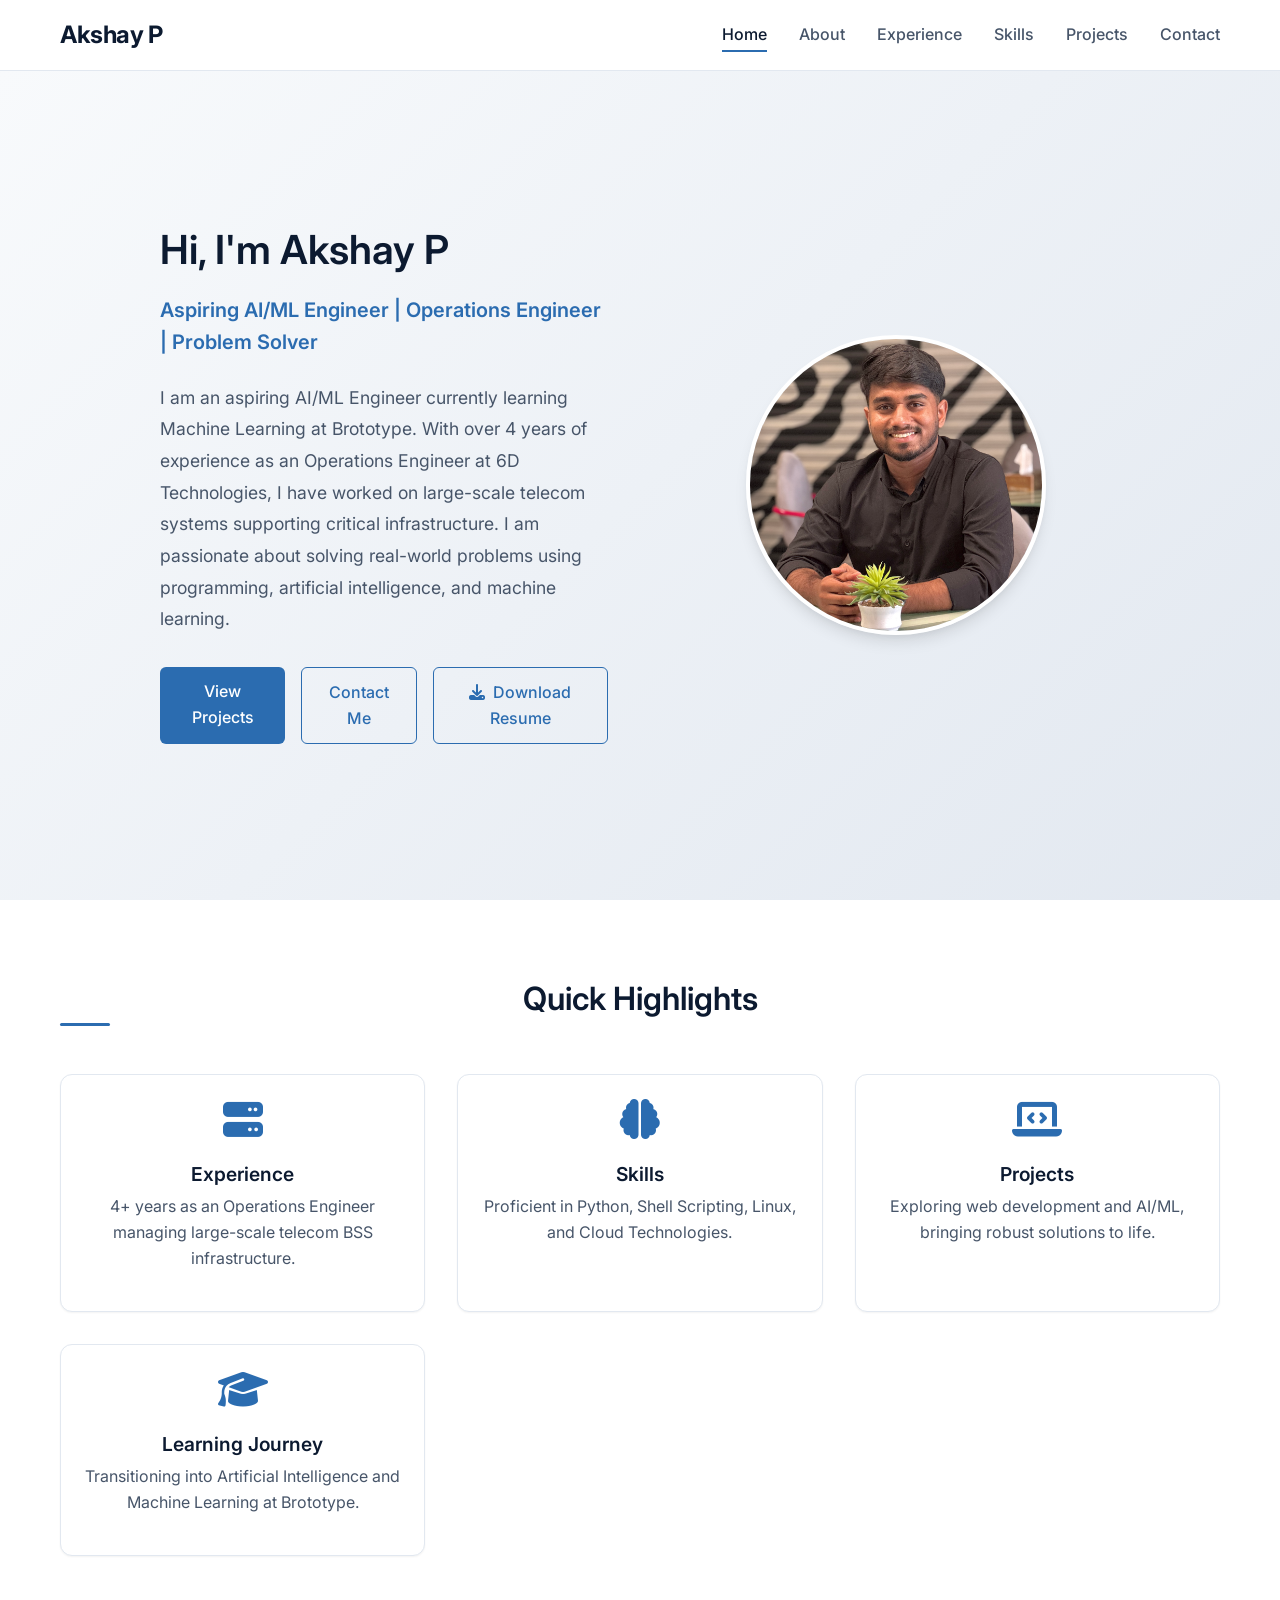
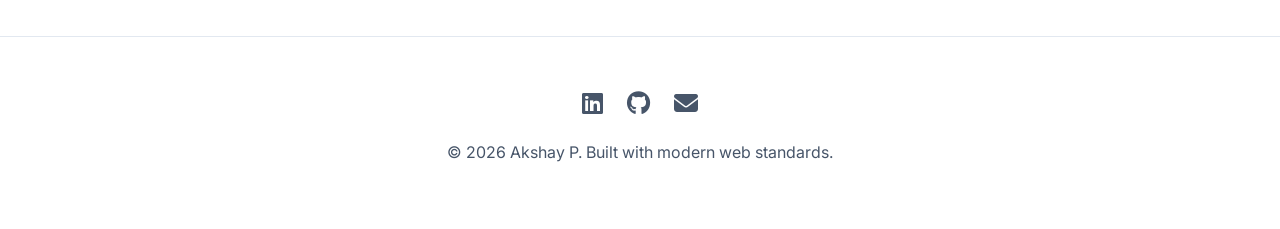
<file: Portfolio_website/index.html>
<!DOCTYPE html>
<html lang="en">

<head>
  <meta charset="UTF-8">
  <meta name="viewport" content="width=device-width, initial-scale=1.0">
  <title>Akshay P | AI/ML Engineer</title>
  <meta name="description" content="Portfolio of Akshay P, Aspiring AI/ML Engineer and Operations Engineer.">
  <link rel="stylesheet" href="assets/css/style.css">
  <link rel="stylesheet" href="https://cdnjs.cloudflare.com/ajax/libs/font-awesome/6.4.0/css/all.min.css">
  <style>
    /* Home Page Specific Styles */
    .hero {
      min-height: calc(100vh - 70px);
      display: flex;
      align-items: center;
      justify-content: center;
      padding: 2rem 0;
      background: linear-gradient(135deg, #f8fafc 0%, #e2e8f0 100%);
    }

    .hero-container {
      display: flex;
      align-items: center;
      gap: 4rem;
      max-width: 1000px;
    }

    .hero-content {
      flex: 1;
    }

    .hero-image-container {
      flex: 1;
      display: flex;
      justify-content: center;
    }

    .hero-image {
      width: 300px;
      height: 300px;
      border-radius: 50%;
      object-fit: cover;
      box-shadow: var(--shadow-lg);
      border: 4px solid #fff;
    }

    .hero-subtitle {
      font-size: 1.25rem;
      color: var(--accent-color);
      font-weight: 600;
      margin-bottom: 1.5rem;
    }

    .hero-text {
      font-size: 1.1rem;
      color: var(--text-secondary);
      line-height: 1.8;
      margin-bottom: 2rem;
    }

    .btn-group {
      display: flex;
      gap: 1rem;
      margin-top: 2rem;
    }

    .highlights {
      background-color: #fff;
      padding: 5rem 0;
    }

    .highlight-icon {
      font-size: 2.5rem;
      color: var(--accent-color);
      margin-bottom: 1.5rem;
    }

    @media (max-width: 900px) {
      .hero-container {
        flex-direction: column-reverse;
        text-align: center;
        gap: 2rem;
      }

      .btn-group {
        justify-content: center;
        flex-wrap: wrap;
      }
    }
  </style>
</head>

<body>

  <!-- Navigation -->
  <nav class="navbar">
    <div class="container nav-container">
      <a href="index.html" class="logo">Akshay P</a>
      <div class="hamburger">
        <span></span>
        <span></span>
        <span></span>
      </div>
      <ul class="nav-menu">
        <li><a href="index.html" class="nav-link">Home</a></li>
        <li><a href="about.html" class="nav-link">About</a></li>
        <li><a href="experience.html" class="nav-link">Experience</a></li>
        <li><a href="skills.html" class="nav-link">Skills</a></li>
        <li><a href="projects.html" class="nav-link">Projects</a></li>
        <li><a href="contact.html" class="nav-link">Contact</a></li>
      </ul>
    </div>
  </nav>

  <!-- Hero Section -->
  <section class="hero">
    <div class="container hero-container fade-in">
      <div class="hero-content">
        <h1>Hi, I'm Akshay P</h1>
        <div class="hero-subtitle">Aspiring AI/ML Engineer | Operations Engineer | Problem Solver</div>
        <p class="hero-text">
          I am an aspiring AI/ML Engineer currently learning Machine Learning at Brototype. With over 4 years of
          experience as an Operations Engineer at 6D Technologies, I have worked on large-scale telecom systems
          supporting critical infrastructure. I am passionate about solving real-world problems using programming,
          artificial intelligence, and machine learning.
        </p>
        <div class="btn-group">
          <a href="projects.html" class="btn btn-primary">View Projects</a>
          <a href="contact.html" class="btn btn-secondary">Contact Me</a>
          <a href="https://docs.google.com/document/d/1Ic0UCB2RdyCVwe9C10wcypvzo18QJWpw/edit?usp=drive_link&ouid=106035150962285005236&rtpof=true&sd=true" target="_blank" class="btn btn-secondary"><i class="fas fa-download" style="margin-right: 8px;"></i>Download
            Resume</a>
        </div>
      </div>
      <div class="hero-image-container fade-in">
        <img src="assets/images/profile.jpeg" alt="Akshay P" class="hero-image">
      </div>
    </div>
  </section>

  <!-- Highlights Section -->
  <section class="highlights">
    <div class="container">
      <h2 class="text-center fade-in">Quick Highlights</h2>
      <div class="grid grid-2 mt-3 p-0">
        <!-- Experience Card -->
        <a href="experience.html" class="card text-center fade-in">
          <i class="fas fa-server highlight-icon"></i>
          <h3 class="card-title">Experience</h3>
          <p>4+ years as an Operations Engineer managing large-scale telecom BSS infrastructure.</p>
        </a>

        <!-- Skills Card -->
        <a href="skills.html" class="card text-center fade-in">
          <i class="fas fa-brain highlight-icon"></i>
          <h3 class="card-title">Skills</h3>
          <p>Proficient in Python, Shell Scripting, Linux, and Cloud Technologies.</p>
        </a>

        <!-- Projects Card -->
        <a href="projects.html" class="card text-center fade-in">
          <i class="fas fa-laptop-code highlight-icon"></i>
          <h3 class="card-title">Projects</h3>
          <p>Exploring web development and AI/ML, bringing robust solutions to life.</p>
        </a>

        <!-- Learning Journey Card -->
        <a href="about.html" class="card text-center fade-in">
          <i class="fas fa-graduation-cap highlight-icon"></i>
          <h3 class="card-title">Learning Journey</h3>
          <p>Transitioning into Artificial Intelligence and Machine Learning at Brototype.</p>
        </a>
      </div>
    </div>
  </section>

  <!-- Footer -->
  <footer>
    <div class="container footer-content">
      <div class="social-links">
        <a href="https://www.linkedin.com/in/akshaypramodp" target="_blank" aria-label="LinkedIn"><i
            class="fab fa-linkedin"></i></a>
        <a href="https://github.com/akshaypramodp" target="_blank" aria-label="GitHub"><i class="fab fa-github"></i></a>
        <a href="mailto:akshaypramod107@gmail.com" aria-label="Email"><i class="fas fa-envelope"></i></a>
      </div>
      <p>&copy; 2026 Akshay P. Built with modern web standards.</p>
    </div>
  </footer>

  <script src="assets/js/main.js"></script>
</body>

</html>
</file>
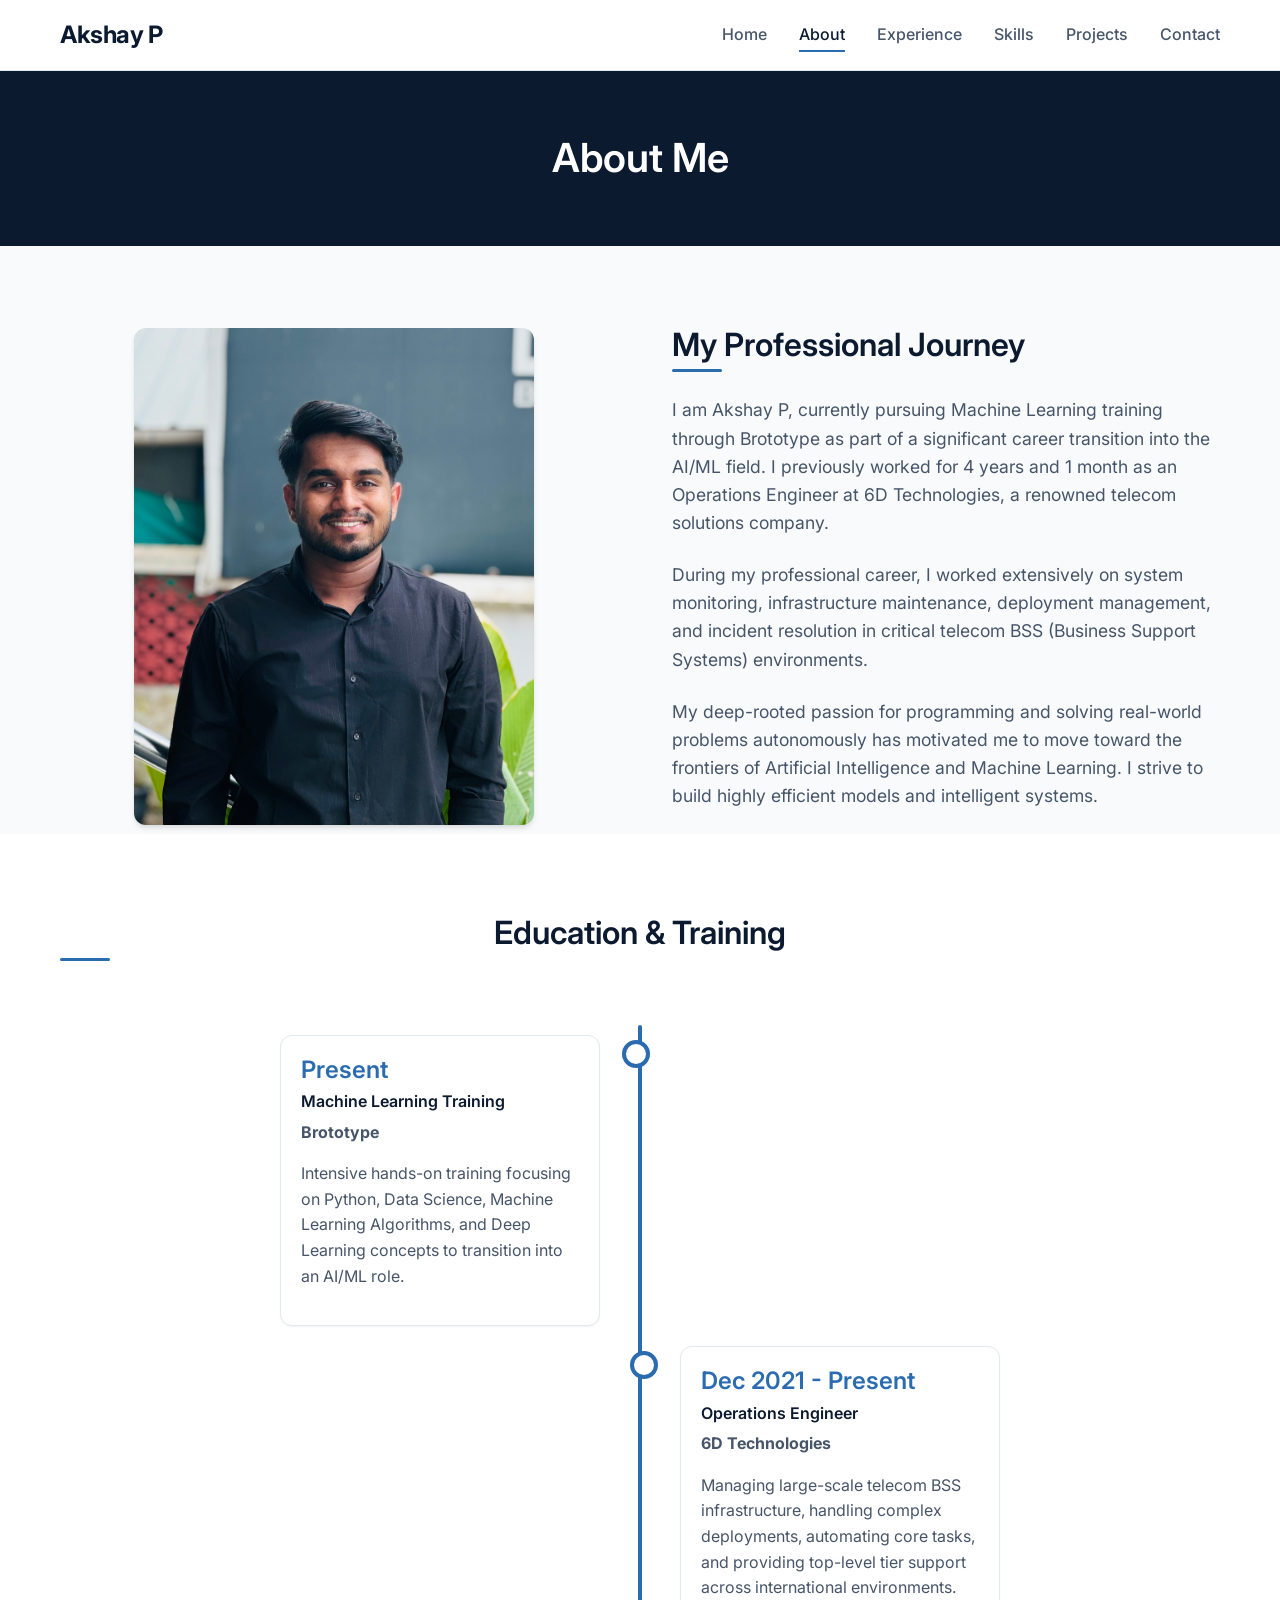
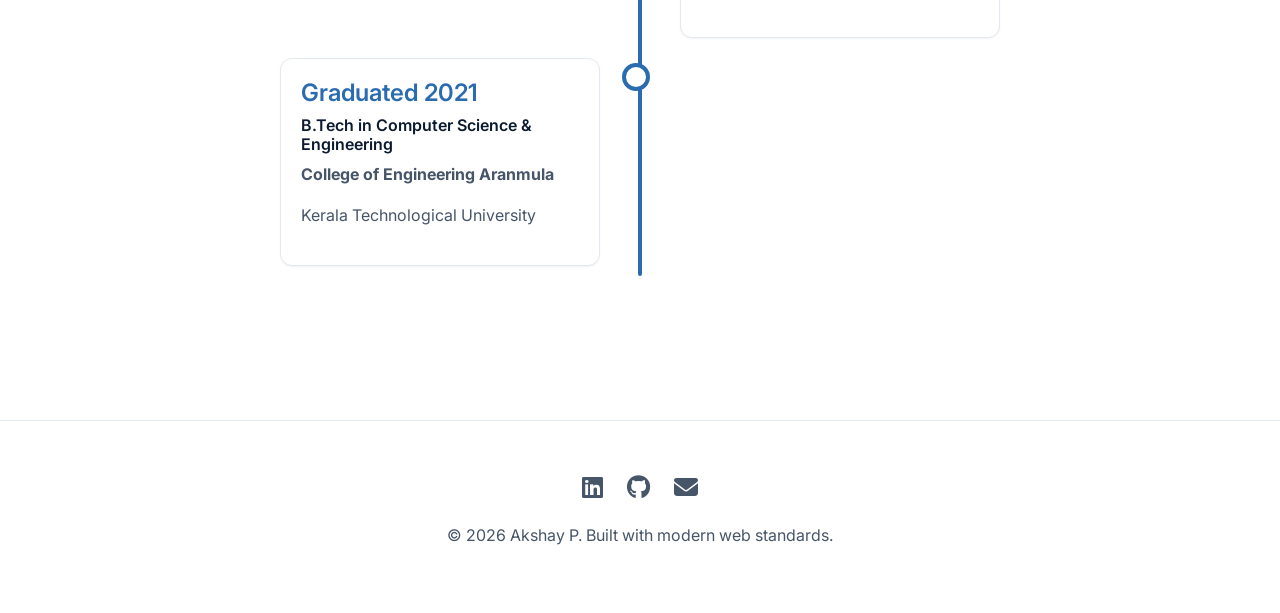
<file: Portfolio_website/about.html>
<!DOCTYPE html>
<html lang="en">

<head>
  <meta charset="UTF-8">
  <meta name="viewport" content="width=device-width, initial-scale=1.0">
  <title>About | Akshay P</title>
  <meta name="description"
    content="Learn more about Akshay P, an aspiring AI/ML Engineer with telecom operations background.">
  <link rel="stylesheet" href="assets/css/style.css">
  <link rel="stylesheet" href="https://cdnjs.cloudflare.com/ajax/libs/font-awesome/6.4.0/css/all.min.css">
  <style>
    .page-header {
      background-color: var(--primary-color);
      color: #fff;
      padding: 4rem 0;
      text-align: center;
    }

    .page-header h1 {
      color: #fff;
      margin-bottom: 0;
    }

    .bio-section {
      display: flex;
      gap: 4rem;
      align-items: center;
      margin-top: 5rem;
    }

    .bio-image {
      flex: 1;
      text-align: center;
    }

    .bio-image img {
      width: 100%;
      max-width: 400px;
      border-radius: 12px;
      box-shadow: var(--shadow-md);
    }

    .bio-content {
      flex: 1;
    }

    .bio-content p {
      font-size: 1.1rem;
      margin-bottom: 1.5rem;
    }

    /* Timeline */
    .timeline {
      position: relative;
      max-width: 800px;
      margin: 4rem auto;
    }

    .timeline::after {
      content: '';
      position: absolute;
      width: 4px;
      background-color: var(--accent-color);
      top: 0;
      bottom: 0;
      left: 50%;
      margin-left: -2px;
      border-radius: 4px;
    }

    .timeline-item {
      padding: 10px 40px;
      position: relative;
      background-color: inherit;
      width: 50%;
    }

    .timeline-item::after {
      content: '';
      position: absolute;
      width: 20px;
      height: 20px;
      right: -10px;
      background-color: var(--bg-card);
      border: 4px solid var(--accent-color);
      top: 15px;
      border-radius: 50%;
      z-index: 1;
    }

    .left {
      left: 0;
    }

    .right {
      left: 50%;
    }

    .right::after {
      left: -10px;
    }

    .timeline-content {
      padding: 20px;
      background-color: var(--bg-card);
      position: relative;
      border-radius: 12px;
      box-shadow: var(--shadow-sm);
      border: 1px solid var(--border-color);
    }

    .timeline-date {
      color: var(--accent-color);
      font-weight: 600;
      margin-bottom: 0.5rem;
    }

    @media (max-width: 768px) {
      .bio-section {
        flex-direction: column;
      }

      .timeline::after {
        left: 31px;
      }

      .timeline-item {
        width: 100%;
        padding-left: 70px;
        padding-right: 25px;
      }

      .timeline-item::after {
        left: 21px;
      }

      .right {
        left: 0%;
      }
    }
  </style>
</head>

<body>

  <!-- Navigation -->
  <nav class="navbar">
    <div class="container nav-container">
      <a href="index.html" class="logo">Akshay P</a>
      <div class="hamburger">
        <span></span>
        <span></span>
        <span></span>
      </div>
      <ul class="nav-menu">
        <li><a href="index.html" class="nav-link">Home</a></li>
        <li><a href="about.html" class="nav-link">About</a></li>
        <li><a href="experience.html" class="nav-link">Experience</a></li>
        <li><a href="skills.html" class="nav-link">Skills</a></li>
        <li><a href="projects.html" class="nav-link">Projects</a></li>
        <li><a href="contact.html" class="nav-link">Contact</a></li>
      </ul>
    </div>
  </nav>

  <!-- Page Header -->
  <header class="page-header">
    <div class="container">
      <h1 class="fade-in">About Me</h1>
    </div>
  </header>

  <!-- Bio Section -->
  <section class="container bio-section flex-center fade-in">
    <div class="bio-image">
      <img src="assets/images/profile-2.jpeg" alt="Akshay Professional Photo">
    </div>
    <div class="bio-content">
      <h2>My Professional Journey</h2>
      <p>
        I am Akshay P, currently pursuing Machine Learning training through Brototype as part of a significant career
        transition into the AI/ML field. I previously worked for 4 years and 1 month as an Operations Engineer at 6D
        Technologies, a renowned telecom solutions company.
      </p>
      <p>
        During my professional career, I worked extensively on system monitoring, infrastructure maintenance, deployment
        management, and incident resolution in critical telecom BSS (Business Support Systems) environments.
      </p>
      <p>
        My deep-rooted passion for programming and solving real-world problems autonomously has motivated me to move
        toward the frontiers of Artificial Intelligence and Machine Learning. I strive to build highly efficient models
        and intelligent systems.
      </p>
    </div>
  </section>

  <!-- Education Timeline Section -->
  <section style="background-color: #fff;">
    <div class="container py-3">
      <h2 class="text-center fade-in">Education & Training</h2>
      <div class="timeline fade-in">

        <!-- ML Training -->
        <div class="timeline-item left">
          <div class="timeline-content">
            <h3 class="timeline-date">Present</h3>
            <h4>Machine Learning Training</h4>
            <p><strong>Brototype</strong></p>
            <p>Intensive hands-on training focusing on Python, Data Science, Machine Learning Algorithms, and Deep
              Learning concepts to transition into an AI/ML role.</p>
          </div>
        </div>

        <!-- Career -->
        <div class="timeline-item right">
          <div class="timeline-content">
            <h3 class="timeline-date">Dec 2021 - Present</h3>
            <h4>Operations Engineer</h4>
            <p><strong>6D Technologies</strong></p>
            <p>Managing large-scale telecom BSS infrastructure, handling complex deployments, automating core tasks, and
              providing top-level tier support across international environments.</p>
          </div>
        </div>

        <!-- Degree -->
        <div class="timeline-item left">
          <div class="timeline-content">
            <h3 class="timeline-date">Graduated 2021</h3>
            <h4>B.Tech in Computer Science & Engineering</h4>
            <p><strong>College of Engineering Aranmula</strong></p>
            <p>Kerala Technological University</p>
          </div>
        </div>

      </div>
    </div>
  </section>

  <!-- Footer -->
  <footer>
    <div class="container footer-content">
      <div class="social-links">
        <a href="https://www.linkedin.com/in/akshaypramodp" target="_blank" aria-label="LinkedIn"><i
            class="fab fa-linkedin"></i></a>
        <a href="https://github.com/akshaypramodp" target="_blank" aria-label="GitHub"><i class="fab fa-github"></i></a>
        <a href="mailto:akshaypramod107@gmail.com" aria-label="Email"><i class="fas fa-envelope"></i></a>
      </div>
      <p>&copy; 2026 Akshay P. Built with modern web standards.</p>
    </div>
  </footer>

  <script src="assets/js/main.js"></script>
</body>

</html>
</file>
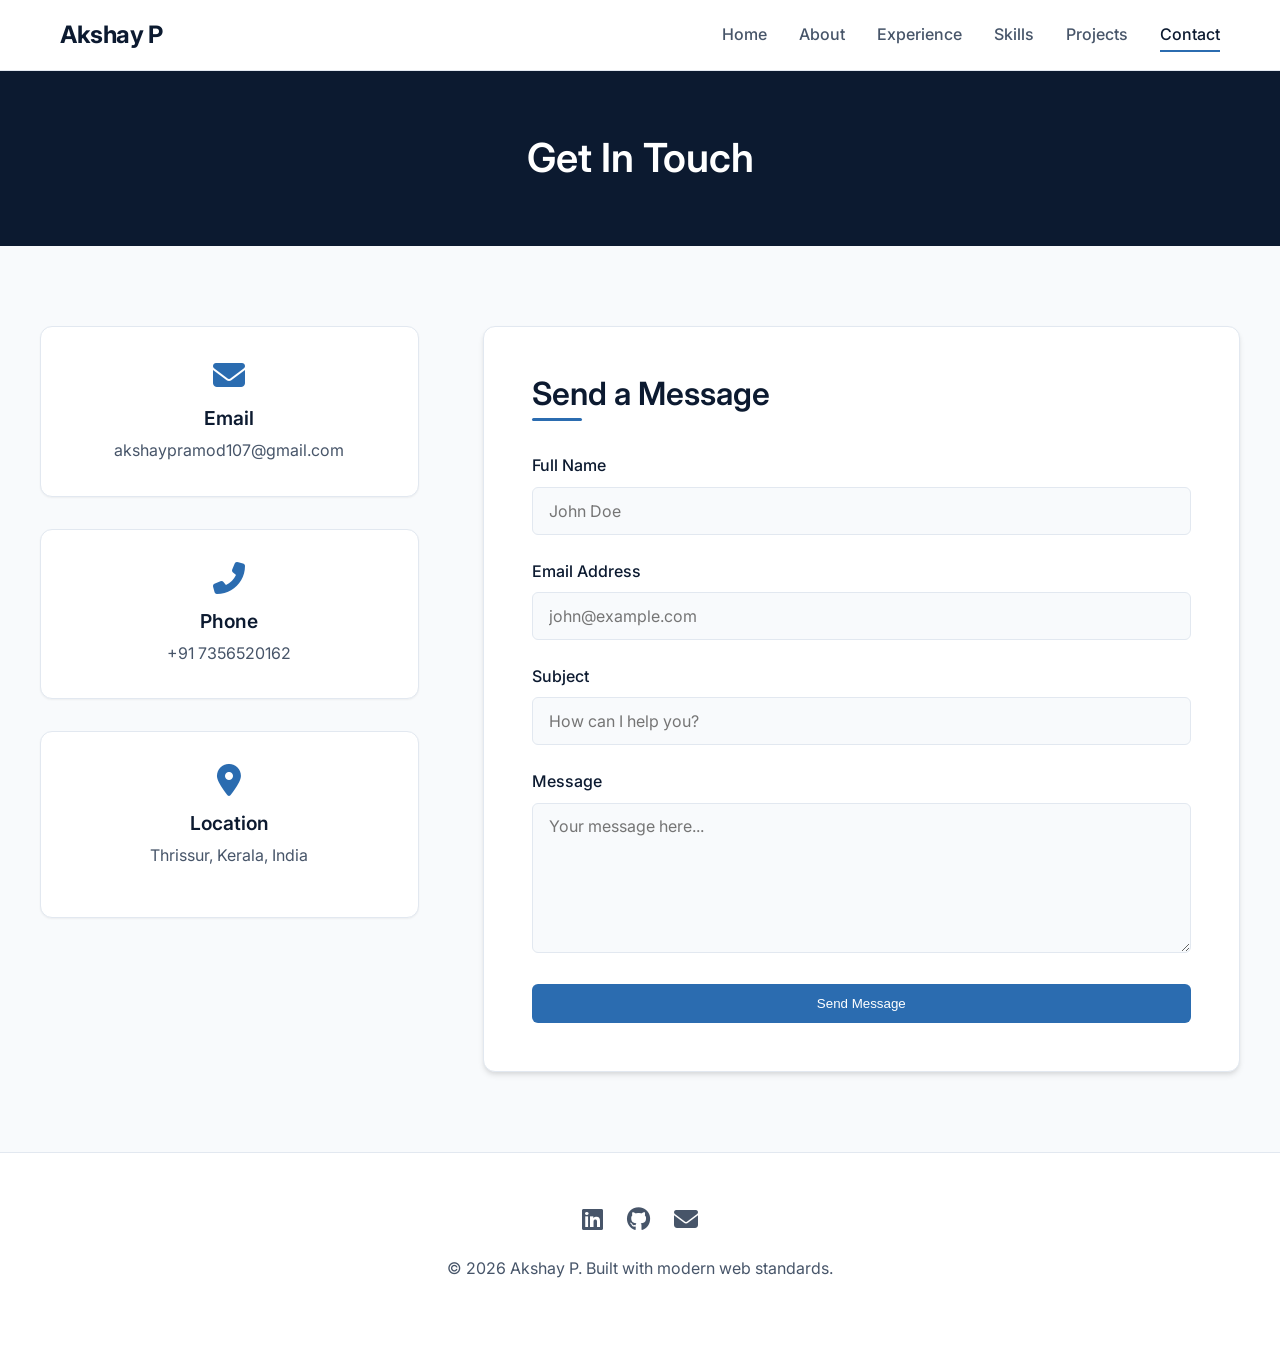
<file: Portfolio_website/contact.html>
<!DOCTYPE html>
<html lang="en">

<head>
  <meta charset="UTF-8">
  <meta name="viewport" content="width=device-width, initial-scale=1.0">
  <title>Contact | Akshay P</title>
  <meta name="description" content="Contact Akshay P for opportunities and collaboration.">
  <link rel="stylesheet" href="assets/css/style.css">
  <link rel="stylesheet" href="https://cdnjs.cloudflare.com/ajax/libs/font-awesome/6.4.0/css/all.min.css">
  <style>
    .page-header {
      background-color: var(--primary-color);
      color: #fff;
      padding: 4rem 0;
      text-align: center;
    }

    .page-header h1 {
      color: #fff;
      margin-bottom: 0;
    }

    .contact-section {
      padding: 5rem 0;
      display: grid;
      grid-template-columns: 1fr 2fr;
      gap: 4rem;
    }

    /* Contact Info */
    .contact-info {
      display: flex;
      flex-direction: column;
      gap: 2rem;
    }

    .info-card {
      background: var(--bg-card);
      padding: 2rem;
      border-radius: 12px;
      border: 1px solid var(--border-color);
      box-shadow: var(--shadow-sm);
      text-align: center;
      transition: var(--transition);
    }

    .info-card:hover {
      box-shadow: var(--shadow-lg);
      transform: translateY(-5px);
    }

    .info-icon {
      font-size: 2rem;
      color: var(--accent-color);
      margin-bottom: 1rem;
    }

    .info-card h3 {
      font-size: 1.2rem;
      margin-bottom: 0.5rem;
    }

    .info-card a,
    .info-card p {
      color: var(--text-secondary);
      font-size: 1rem;
    }

    .info-card a:hover {
      color: var(--accent-color);
    }

    /* Contact Form */
    .contact-form-container {
      background: var(--bg-card);
      padding: 3rem;
      border-radius: 12px;
      border: 1px solid var(--border-color);
      box-shadow: var(--shadow-md);
    }

    .form-group {
      margin-bottom: 1.5rem;
    }

    .form-group label {
      display: block;
      margin-bottom: 0.5rem;
      font-weight: 500;
      color: var(--primary-color);
    }

    .form-control {
      width: 100%;
      padding: 0.8rem 1rem;
      border: 1px solid var(--border-color);
      border-radius: 6px;
      font-size: 1rem;
      font-family: var(--font-family);
      color: var(--text-primary);
      transition: var(--transition);
      background-color: #f8fafc;
    }

    .form-control:focus {
      outline: none;
      border-color: var(--accent-color);
      background-color: #fff;
      box-shadow: 0 0 0 3px rgba(43, 108, 176, 0.1);
    }

    textarea.form-control {
      resize: vertical;
      min-height: 150px;
    }

    .error-msg {
      color: #e53e3e;
      font-size: 0.85rem;
      margin-top: 0.5rem;
      display: none;
    }

    .success-msg {
      background-color: #c6f6d5;
      color: #2f855a;
      padding: 1rem;
      border-radius: 6px;
      margin-top: 1rem;
      display: none;
      text-align: center;
      font-weight: 500;
    }

    @media (max-width: 900px) {
      .contact-section {
        grid-template-columns: 1fr;
      }
    }
  </style>
</head>

<body>

  <!-- Navigation -->
  <nav class="navbar">
    <div class="container nav-container">
      <a href="index.html" class="logo">Akshay P</a>
      <div class="hamburger">
        <span></span>
        <span></span>
        <span></span>
      </div>
      <ul class="nav-menu">
        <li><a href="index.html" class="nav-link">Home</a></li>
        <li><a href="about.html" class="nav-link">About</a></li>
        <li><a href="experience.html" class="nav-link">Experience</a></li>
        <li><a href="skills.html" class="nav-link">Skills</a></li>
        <li><a href="projects.html" class="nav-link">Projects</a></li>
        <li><a href="contact.html" class="nav-link">Contact</a></li>
      </ul>
    </div>
  </nav>

  <!-- Page Header -->
  <header class="page-header">
    <div class="container">
      <h1 class="fade-in">Get In Touch</h1>
    </div>
  </header>

  <!-- Contact Content -->
  <section class="container contact-section">

    <!-- Info -->
    <div class="contact-info fade-in">
      <div class="info-card">
        <i class="fas fa-envelope info-icon"></i>
        <h3>Email</h3>
        <a href="mailto:akshaypramod107@gmail.com">akshaypramod107@gmail.com</a>
      </div>

      <div class="info-card">
        <i class="fas fa-phone-alt info-icon"></i>
        <h3>Phone</h3>
        <a href="tel:+917356520162">+91 7356520162</a>
      </div>

      <div class="info-card">
        <i class="fas fa-map-marker-alt info-icon"></i>
        <h3>Location</h3>
        <p>Thrissur, Kerala, India</p>
      </div>
    </div>

    <!-- Form -->
    <div class="contact-form-container fade-in">
      <h2 style="margin-bottom: 2rem;">Send a Message</h2>
      <form id="contactForm" action="https://formspree.io/f/mzdjrpwn" method="POST" novalidate>

        <div class="form-group">
          <label for="name">Full Name</label>
          <input type="text" id="name" name="name" class="form-control" placeholder="John Doe" required>
          <div class="error-msg" id="nameError">Please enter your full name.</div>
        </div>

        <div class="form-group">
          <label for="email">Email Address</label>
          <input type="email" id="email" name="email" class="form-control" placeholder="john@example.com" required>
          <div class="error-msg" id="emailError">Please enter a valid email address.</div>
        </div>

        <div class="form-group">
          <label for="subject">Subject</label>
          <input type="text" id="subject" name="subject" class="form-control" placeholder="How can I help you?"
            required>
          <div class="error-msg" id="subjectError">Please enter a subject.</div>
        </div>

        <div class="form-group">
          <label for="message">Message</label>
          <textarea id="message" name="message" class="form-control" placeholder="Your message here..."
            required></textarea>
          <div class="error-msg" id="messageError">Please enter your message.</div>
        </div>

        <button type="submit" class="btn btn-primary" style="width: 100%;">Send Message</button>
        <div class="success-msg" id="successMsg">Thank you! Your message has been sent successfully.</div>

      </form>
    </div>

  </section>

  <!-- Footer -->
  <footer>
    <div class="container footer-content">
      <div class="social-links">
        <a href="https://www.linkedin.com/in/akshaypramodp" target="_blank" aria-label="LinkedIn"><i
            class="fab fa-linkedin"></i></a>
        <a href="https://github.com/akshaypramodp" target="_blank" aria-label="GitHub"><i class="fab fa-github"></i></a>
        <a href="mailto:akshaypramod107@gmail.com" aria-label="Email"><i class="fas fa-envelope"></i></a>
      </div>
      <p>&copy; 2026 Akshay P. Built with modern web standards.</p>
    </div>
  </footer>

  <script src="assets/js/main.js"></script>
  <script>
    // Form Validation Logic
    document.getElementById('contactForm').addEventListener('submit', async function (e) {
      e.preventDefault();

      let isValid = true;

      const name = document.getElementById('name');
      const email = document.getElementById('email');
      const subject = document.getElementById('subject');
      const message = document.getElementById('message');

      const nameError = document.getElementById('nameError');
      const emailError = document.getElementById('emailError');
      const subjectError = document.getElementById('subjectError');
      const messageError = document.getElementById('messageError');
      const successMsg = document.getElementById('successMsg');
      const submitBtn = this.querySelector('button[type="submit"]');

      // Reset errors
      [nameError, emailError, subjectError, messageError].forEach(el => el.style.display = 'none');
      successMsg.style.display = 'none';

      if (!name.value.trim()) {
        nameError.style.display = 'block';
        isValid = false;
      }

      const emailRegex = /^[^\s@]+@[^\s@]+\.[^\s@]+$/;
      if (!email.value.trim() || !emailRegex.test(email.value.trim())) {
        emailError.style.display = 'block';
        isValid = false;
      }

      if (!subject.value.trim()) {
        subjectError.style.display = 'block';
        isValid = false;
      }

      if (!message.value.trim()) {
        messageError.style.display = 'block';
        isValid = false;
      }

      if (isValid) {
        // Disable button during submission
        const originalBtnText = submitBtn.textContent;
        submitBtn.textContent = 'Sending...';
        submitBtn.disabled = true;

        try {
          const formData = new FormData(this);
          const response = await fetch(this.action, {
            method: 'POST',
            body: formData,
            headers: {
              'Accept': 'application/json'
            }
          });

          if (response.ok) {
            successMsg.style.display = 'block';
            this.reset();
            setTimeout(() => {
              successMsg.style.display = 'none';
            }, 5000);
          } else {
            alert('Oops! There was a problem submitting your form');
          }
        } catch (error) {
          alert('Oops! There was a problem submitting your form');
        } finally {
          submitBtn.textContent = originalBtnText;
          submitBtn.disabled = false;
        }
      }
    });
  </script>
</body>

</html>
</file>
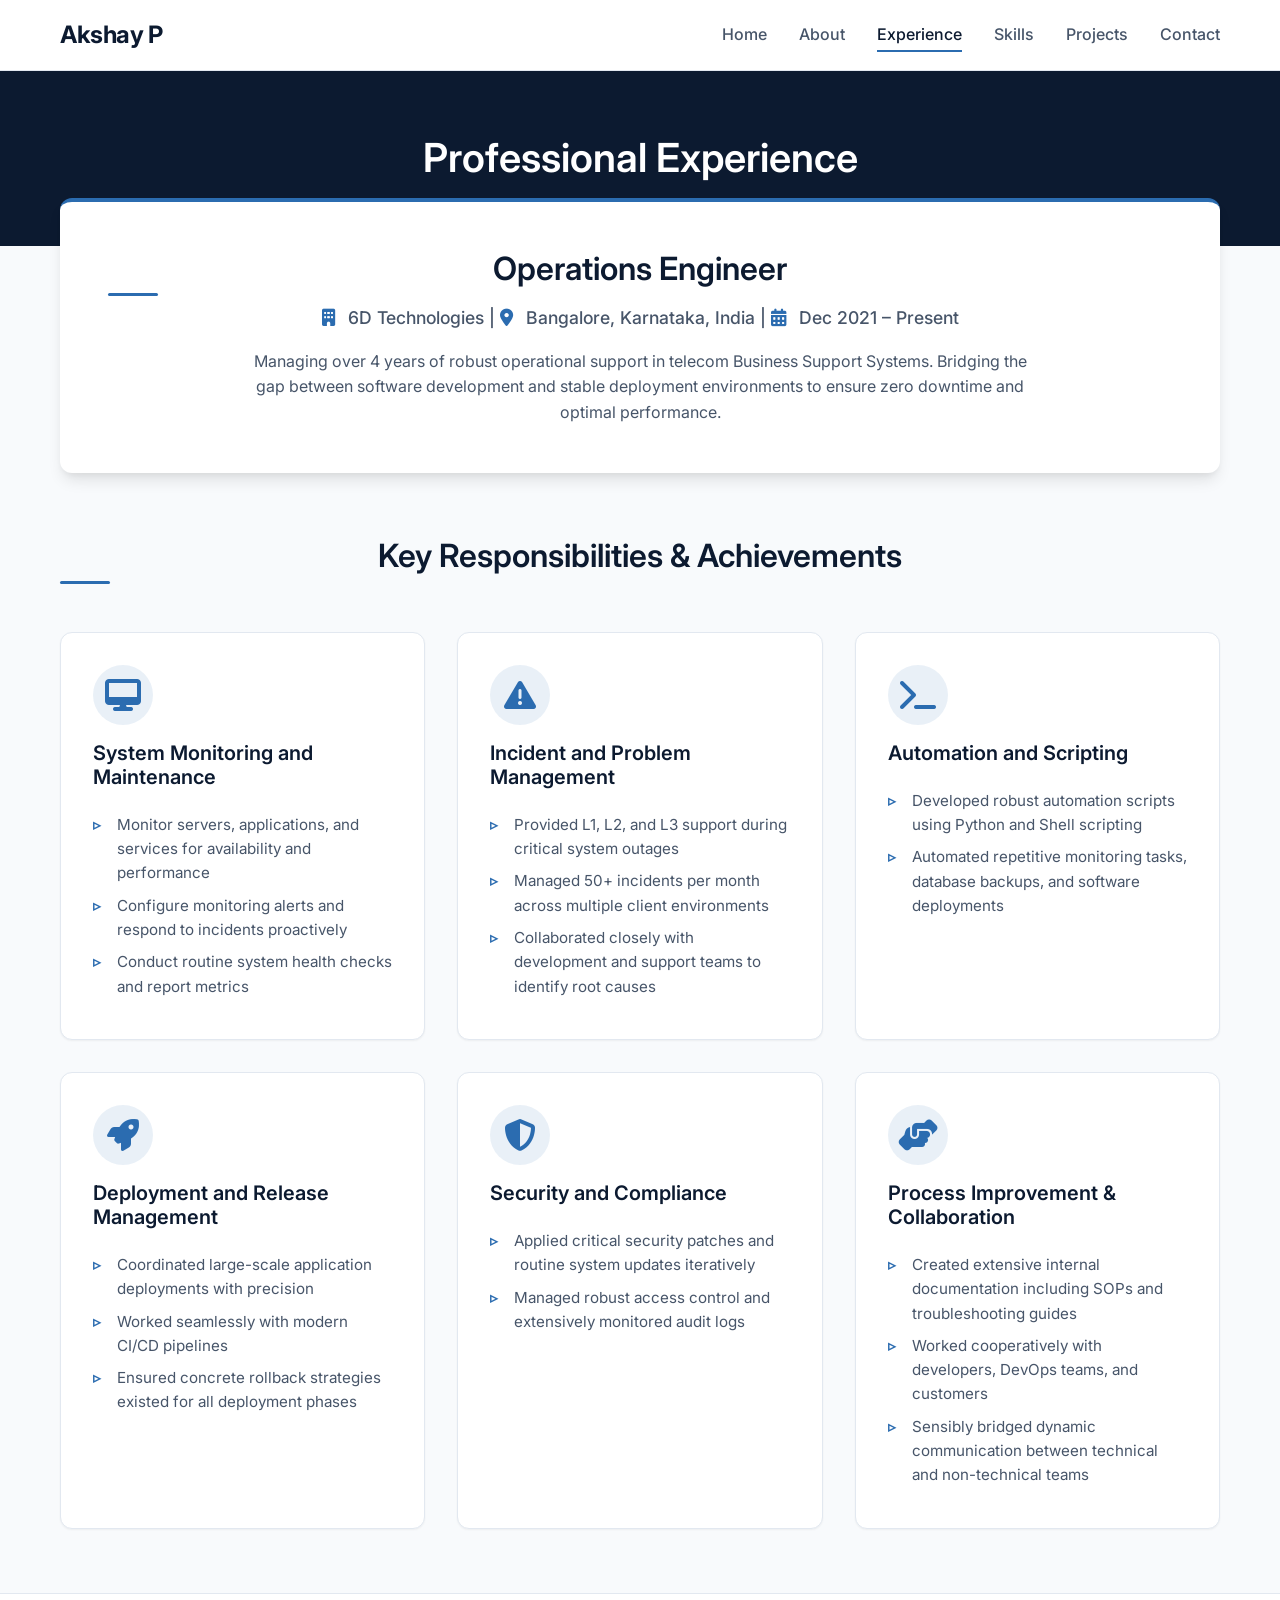
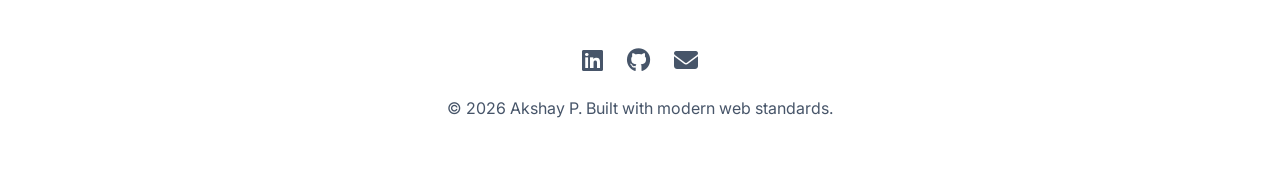
<file: Portfolio_website/experience.html>
<!DOCTYPE html>
<html lang="en">
<head>
  <meta charset="UTF-8">
  <meta name="viewport" content="width=device-width, initial-scale=1.0">
  <title>Experience | Akshay P</title>
  <meta name="description" content="Professional experience of Akshay P as an Operations Engineer.">
  <link rel="stylesheet" href="assets/css/style.css">
  <link rel="stylesheet" href="https://cdnjs.cloudflare.com/ajax/libs/font-awesome/6.4.0/css/all.min.css">
  <style>
    .page-header {
      background-color: var(--primary-color);
      color: #fff;
      padding: 4rem 0;
      text-align: center;
    }
    .page-header h1 {
      color: #fff;
      margin-bottom: 0;
    }
    
    .role-header {
      background: #fff;
      padding: 3rem;
      border-radius: 12px;
      margin-top: -3rem;
      box-shadow: var(--shadow-lg);
      position: relative;
      z-index: 10;
      text-align: center;
      border-top: 4px solid var(--accent-color);
    }
    
    .role-title {
      font-size: 2rem;
      color: var(--primary-color);
      margin-bottom: 0.5rem;
    }
    
    .company-info {
      font-size: 1.1rem;
      color: var(--text-secondary);
      font-weight: 500;
      margin-bottom: 1rem;
    }

    .company-info i {
      color: var(--accent-color);
      margin-right: 8px;
    }

    .responsibilities {
      padding: 4rem 0;
    }

    .resp-card {
      padding: 2rem;
      background: var(--bg-card);
      border-radius: 12px;
      border: 1px solid var(--border-color);
      box-shadow: var(--shadow-sm);
      transition: var(--transition);
      display: flex;
      flex-direction: column;
      gap: 1rem;
    }
    
    .resp-card:hover {
      box-shadow: var(--shadow-lg);
      transform: translateY(-5px);
    }
    
    .resp-icon {
      font-size: 2rem;
      color: var(--accent-color);
      background: rgba(43, 108, 176, 0.1);
      width: 60px;
      height: 60px;
      display: flex;
      align-items: center;
      justify-content: center;
      border-radius: 50%;
    }

    .resp-card h3 {
      font-size: 1.25rem;
      margin-bottom: 0.5rem;
    }

    .resp-list {
      list-style: none;
      padding: 0;
      margin: 0;
    }

    .resp-list li {
      position: relative;
      padding-left: 1.5rem;
      margin-bottom: 0.5rem;
      color: var(--text-secondary);
      font-size: 0.95rem;
    }

    .resp-list li::before {
      content: '▹';
      position: absolute;
      left: 0;
      color: var(--accent-color);
      font-weight: bold;
    }

  </style>
</head>
<body>

  <!-- Navigation -->
  <nav class="navbar">
    <div class="container nav-container">
      <a href="index.html" class="logo">Akshay P</a>
      <div class="hamburger">
        <span></span>
        <span></span>
        <span></span>
      </div>
      <ul class="nav-menu">
        <li><a href="index.html" class="nav-link">Home</a></li>
        <li><a href="about.html" class="nav-link">About</a></li>
        <li><a href="experience.html" class="nav-link">Experience</a></li>
        <li><a href="skills.html" class="nav-link">Skills</a></li>
        <li><a href="projects.html" class="nav-link">Projects</a></li>
        <li><a href="contact.html" class="nav-link">Contact</a></li>
      </ul>
    </div>
  </nav>

  <!-- Page Header -->
  <header class="page-header">
    <div class="container">
      <h1 class="fade-in">Professional Experience</h1>
    </div>
  </header>

  <!-- Experience Role Summary -->
  <div class="container fade-in">
    <div class="role-header">
      <h2 class="role-title">Operations Engineer</h2>
      <div class="company-info">
        <span><i class="fas fa-building"></i> 6D Technologies</span> | 
        <span><i class="fas fa-map-marker-alt"></i> Bangalore, Karnataka, India</span> |
        <span><i class="fas fa-calendar-alt"></i> Dec 2021 – Present</span>
      </div>
      <p style="max-width: 800px; margin: 0 auto;">
        Managing over 4 years of robust operational support in telecom Business Support Systems. Bridging the gap between software development and stable deployment environments to ensure zero downtime and optimal performance.
      </p>
    </div>
  </div>

  <!-- Responsibilities Detail -->
  <section class="responsibilities">
    <div class="container">
      <h2 class="text-center mb-3 fade-in">Key Responsibilities & Achievements</h2>
      
      <div class="grid grid-2">
        
        <!-- System Monitoring -->
        <div class="resp-card fade-in">
          <div class="resp-icon"><i class="fas fa-desktop"></i></div>
          <h3>System Monitoring and Maintenance</h3>
          <ul class="resp-list">
            <li>Monitor servers, applications, and services for availability and performance</li>
            <li>Configure monitoring alerts and respond to incidents proactively</li>
            <li>Conduct routine system health checks and report metrics</li>
          </ul>
        </div>

        <!-- Incident Management -->
        <div class="resp-card fade-in">
          <div class="resp-icon"><i class="fas fa-exclamation-triangle"></i></div>
          <h3>Incident and Problem Management</h3>
          <ul class="resp-list">
            <li>Provided L1, L2, and L3 support during critical system outages</li>
            <li>Managed 50+ incidents per month across multiple client environments</li>
            <li>Collaborated closely with development and support teams to identify root causes</li>
          </ul>
        </div>

        <!-- Automation & Scripting -->
        <div class="resp-card fade-in">
          <div class="resp-icon"><i class="fas fa-terminal"></i></div>
          <h3>Automation and Scripting</h3>
          <ul class="resp-list">
            <li>Developed robust automation scripts using Python and Shell scripting</li>
            <li>Automated repetitive monitoring tasks, database backups, and software deployments</li>
          </ul>
        </div>

        <!-- Deployment -->
        <div class="resp-card fade-in">
          <div class="resp-icon"><i class="fas fa-rocket"></i></div>
          <h3>Deployment and Release Management</h3>
          <ul class="resp-list">
            <li>Coordinated large-scale application deployments with precision</li>
            <li>Worked seamlessly with modern CI/CD pipelines</li>
            <li>Ensured concrete rollback strategies existed for all deployment phases</li>
          </ul>
        </div>

        <!-- Security -->
        <div class="resp-card fade-in">
          <div class="resp-icon"><i class="fas fa-shield-alt"></i></div>
          <h3>Security and Compliance</h3>
          <ul class="resp-list">
            <li>Applied critical security patches and routine system updates iteratively</li>
            <li>Managed robust access control and extensively monitored audit logs</li>
          </ul>
        </div>

        <!-- Process Improvement & Collab -->
        <div class="resp-card fade-in">
          <div class="resp-icon"><i class="fas fa-hands-helping"></i></div>
          <h3>Process Improvement & Collaboration</h3>
          <ul class="resp-list">
            <li>Created extensive internal documentation including SOPs and troubleshooting guides</li>
            <li>Worked cooperatively with developers, DevOps teams, and customers</li>
            <li>Sensibly bridged dynamic communication between technical and non-technical teams</li>
          </ul>
        </div>

      </div>
    </div>
  </section>

  <!-- Footer -->
  <footer>
    <div class="container footer-content">
      <div class="social-links">
        <a href="https://www.linkedin.com/in/akshaypramodp" target="_blank" aria-label="LinkedIn"><i class="fab fa-linkedin"></i></a>
        <a href="https://github.com/akshaypramodp" target="_blank" aria-label="GitHub"><i class="fab fa-github"></i></a>
        <a href="mailto:akshaypramod107@gmail.com" aria-label="Email"><i class="fas fa-envelope"></i></a>
      </div>
      <p>&copy; 2026 Akshay P. Built with modern web standards.</p>
    </div>
  </footer>

  <script src="assets/js/main.js"></script>
</body>
</html>
</file>
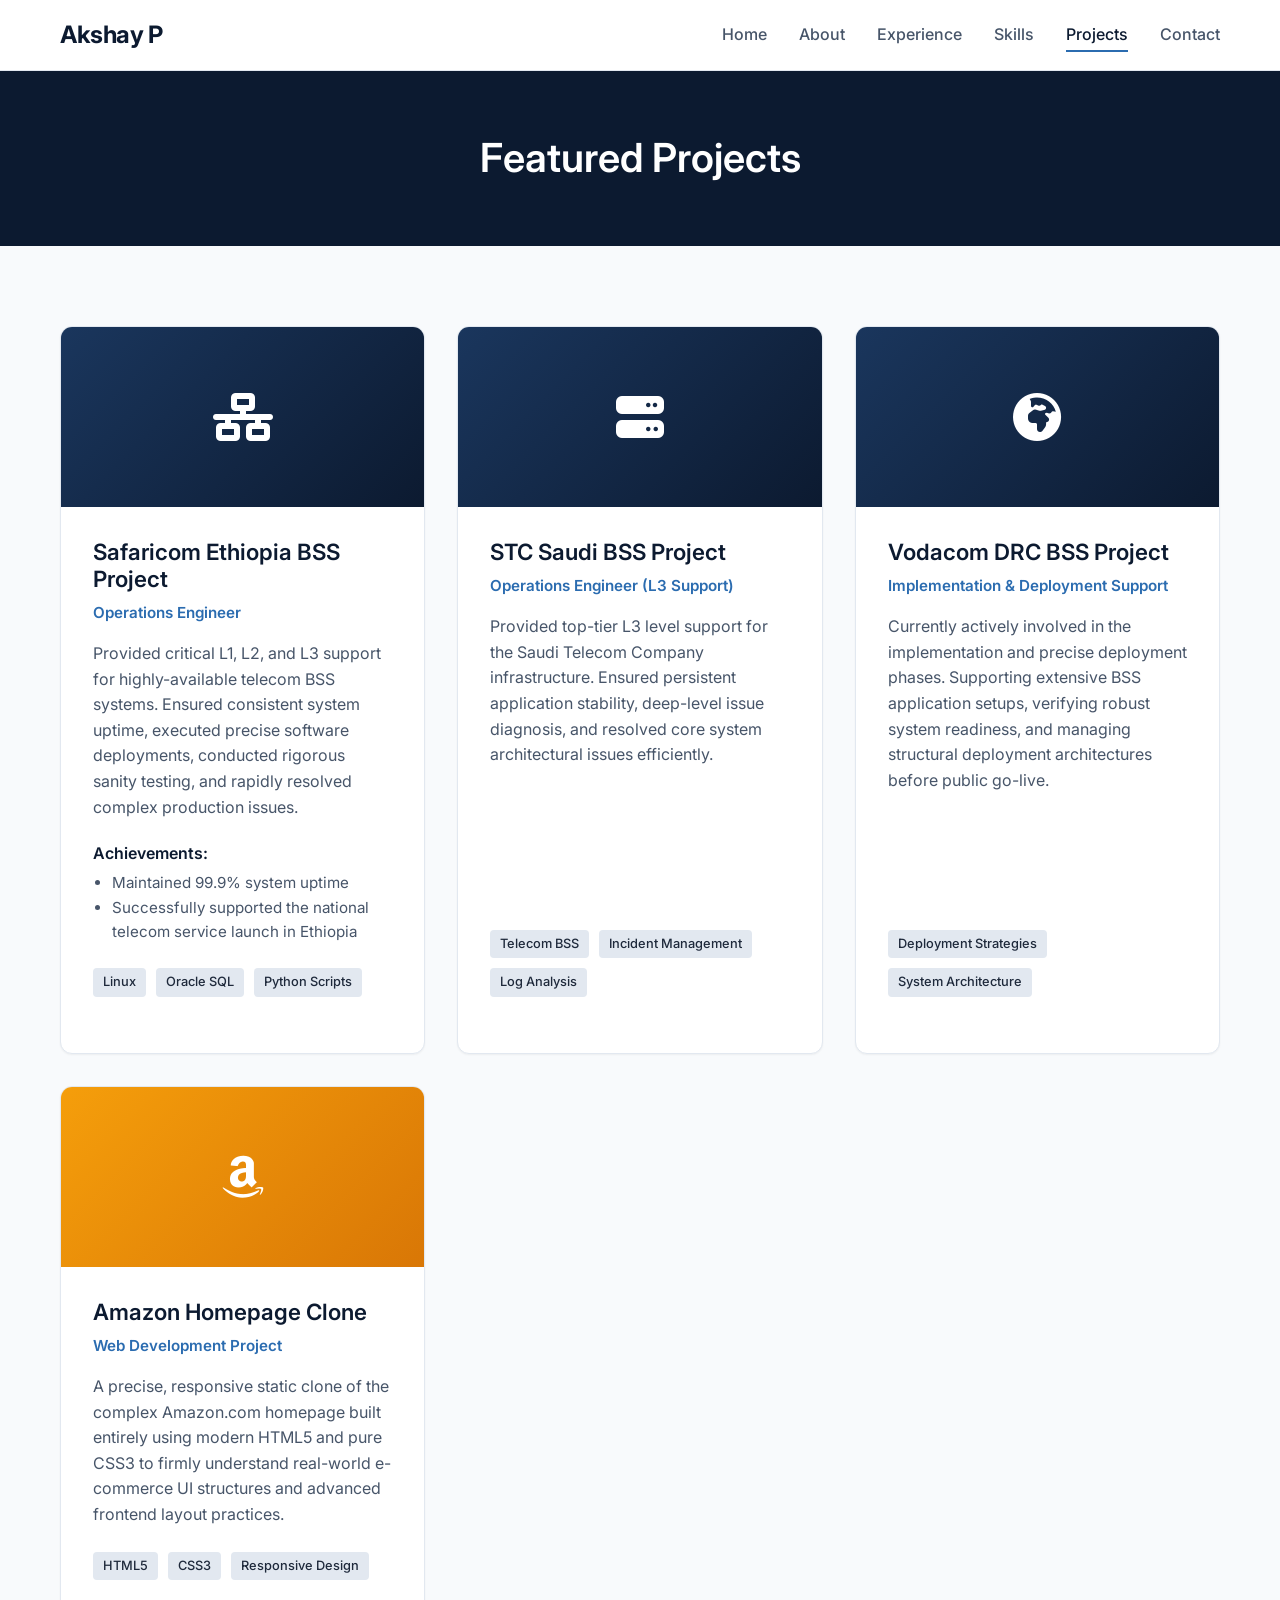
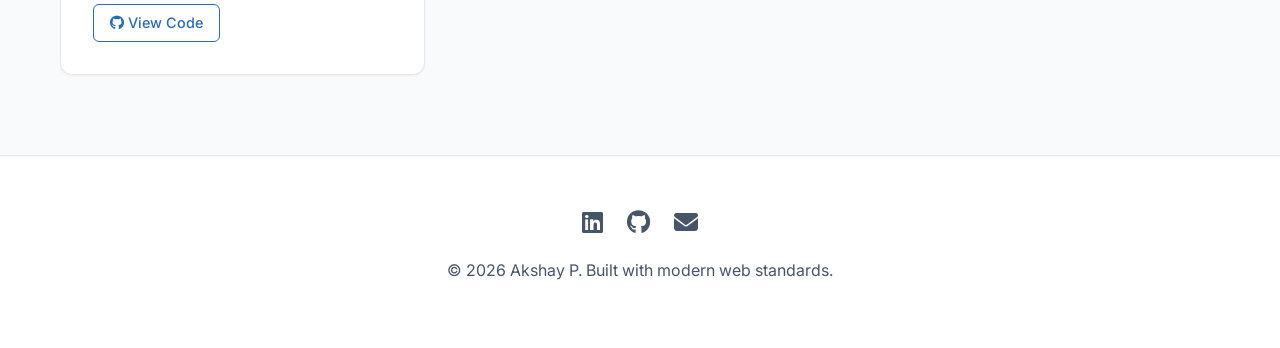
<file: Portfolio_website/projects.html>
<!DOCTYPE html>
<html lang="en">

<head>
  <meta charset="UTF-8">
  <meta name="viewport" content="width=device-width, initial-scale=1.0">
  <title>Projects | Akshay P</title>
  <meta name="description" content="Projects and achievements of Akshay P.">
  <link rel="stylesheet" href="assets/css/style.css">
  <link rel="stylesheet" href="https://cdnjs.cloudflare.com/ajax/libs/font-awesome/6.4.0/css/all.min.css">
  <style>
    .page-header {
      background-color: var(--primary-color);
      color: #fff;
      padding: 4rem 0;
      text-align: center;
    }

    .page-header h1 {
      color: #fff;
      margin-bottom: 0;
    }

    .projects-section {
      padding: 5rem 0;
    }

    .project-card {
      background: var(--bg-card);
      border-radius: 12px;
      overflow: hidden;
      border: 1px solid var(--border-color);
      box-shadow: var(--shadow-sm);
      transition: var(--transition);
      display: flex;
      flex-direction: column;
      height: 100%;
    }

    .project-card:hover {
      box-shadow: var(--shadow-lg);
      transform: translateY(-5px);
    }

    .project-img-placeholder {
      height: 180px;
      background: linear-gradient(135deg, var(--secondary-color) 0%, var(--primary-color) 100%);
      display: flex;
      align-items: center;
      justify-content: center;
      color: #fff;
      font-size: 3rem;
    }

    .project-img-placeholder.web {
      background: linear-gradient(135deg, #f59e0b 0%, #d97706 100%);
    }

    .project-content {
      padding: 2rem;
      flex: 1;
      display: flex;
      flex-direction: column;
    }

    .project-title {
      font-size: 1.4rem;
      color: var(--primary-color);
      margin-bottom: 0.5rem;
    }

    .project-role {
      font-size: 0.95rem;
      color: var(--accent-color);
      font-weight: 600;
      margin-bottom: 1rem;
    }

    .project-desc {
      color: var(--text-secondary);
      margin-bottom: 1.5rem;
      flex: 1;
    }

    .project-achievements {
      margin-bottom: 1.5rem;
    }

    .project-achievements ul {
      list-style-type: disc;
      margin-left: 1.2rem;
      color: var(--text-secondary);
      font-size: 0.95rem;
    }

    .project-tech {
      display: flex;
      gap: 10px;
      flex-wrap: wrap;
      margin-bottom: 1.5rem;
    }

    .tech-badge {
      font-size: 0.8rem;
      background: #e2e8f0;
      color: var(--text-primary);
      padding: 4px 10px;
      border-radius: 4px;
      font-weight: 500;
    }

    .project-links {
      margin-top: auto;
      display: flex;
      gap: 1rem;
    }
  </style>
</head>

<body>

  <!-- Navigation -->
  <nav class="navbar">
    <div class="container nav-container">
      <a href="index.html" class="logo">Akshay P</a>
      <div class="hamburger">
        <span></span>
        <span></span>
        <span></span>
      </div>
      <ul class="nav-menu">
        <li><a href="index.html" class="nav-link">Home</a></li>
        <li><a href="about.html" class="nav-link">About</a></li>
        <li><a href="experience.html" class="nav-link">Experience</a></li>
        <li><a href="skills.html" class="nav-link">Skills</a></li>
        <li><a href="projects.html" class="nav-link">Projects</a></li>
        <li><a href="contact.html" class="nav-link">Contact</a></li>
      </ul>
    </div>
  </nav>

  <!-- Page Header -->
  <header class="page-header">
    <div class="container">
      <h1 class="fade-in">Featured Projects</h1>
    </div>
  </header>

  <!-- Projects Content -->
  <section class="projects-section">
    <div class="container">

      <div class="grid grid-2">

        <!-- Project 1: Safaricom -->
        <div class="project-card fade-in">
          <div class="project-img-placeholder">
            <i class="fas fa-network-wired"></i>
          </div>
          <div class="project-content">
            <h3 class="project-title">Safaricom Ethiopia BSS Project</h3>
            <div class="project-role">Operations Engineer</div>
            <p class="project-desc">
              Provided critical L1, L2, and L3 support for highly-available telecom BSS systems. Ensured consistent
              system uptime, executed precise software deployments, conducted rigorous sanity testing, and rapidly
              resolved complex production issues.
            </p>
            <div class="project-achievements">
              <h4>Achievements:</h4>
              <ul>
                <li>Maintained 99.9% system uptime</li>
                <li>Successfully supported the national telecom service launch in Ethiopia</li>
              </ul>
            </div>
            <div class="project-tech">
              <span class="tech-badge">Linux</span>
              <span class="tech-badge">Oracle SQL</span>
              <span class="tech-badge">Python Scripts</span>
            </div>
          </div>
        </div>

        <!-- Project 2: STC -->
        <div class="project-card fade-in">
          <div class="project-img-placeholder">
            <i class="fas fa-server"></i>
          </div>
          <div class="project-content">
            <h3 class="project-title">STC Saudi BSS Project</h3>
            <div class="project-role">Operations Engineer (L3 Support)</div>
            <p class="project-desc">
              Provided top-tier L3 level support for the Saudi Telecom Company infrastructure. Ensured persistent
              application stability, deep-level issue diagnosis, and resolved core system architectural issues
              efficiently.
            </p>
            <div class="project-tech">
              <span class="tech-badge">Telecom BSS</span>
              <span class="tech-badge">Incident Management</span>
              <span class="tech-badge">Log Analysis</span>
            </div>
          </div>
        </div>

        <!-- Project 3: Vodacom -->
        <div class="project-card fade-in">
          <div class="project-img-placeholder">
            <i class="fas fa-globe-africa"></i>
          </div>
          <div class="project-content">
            <h3 class="project-title">Vodacom DRC BSS Project</h3>
            <div class="project-role">Implementation & Deployment Support</div>
            <p class="project-desc">
              Currently actively involved in the implementation and precise deployment phases. Supporting extensive BSS
              application setups, verifying robust system readiness, and managing structural deployment architectures
              before public go-live.
            </p>
            <div class="project-tech">
              <span class="tech-badge">Deployment Strategies</span>
              <span class="tech-badge">System Architecture</span>
            </div>
          </div>
        </div>

        <!-- Project 4: Amazon Clone -->
        <div class="project-card fade-in">
          <div class="project-img-placeholder web">
            <i class="fab fa-amazon"></i>
          </div>
          <div class="project-content">
            <h3 class="project-title">Amazon Homepage Clone</h3>
            <div class="project-role">Web Development Project</div>
            <p class="project-desc">
              A precise, responsive static clone of the complex Amazon.com homepage built entirely using modern HTML5
              and pure CSS3 to firmly understand real-world e-commerce UI structures and advanced frontend layout
              practices.
            </p>
            <div class="project-tech">
              <span class="tech-badge">HTML5</span>
              <span class="tech-badge">CSS3</span>
              <span class="tech-badge">Responsive Design</span>
            </div>
            <div class="project-links">
              <a href="https://github.com/akshaypramodp/Website/tree/main/Website_project" target="_blank"
                class="btn btn-secondary" style="padding: 0.4rem 1rem; font-size: 0.9rem;">
                <i class="fab fa-github"></i> View Code
              </a>
            </div>
          </div>
        </div>

      </div>
    </div>
  </section>

  <!-- Footer -->
  <footer>
    <div class="container footer-content">
      <div class="social-links">
        <a href="https://www.linkedin.com/in/akshaypramodp" target="_blank" aria-label="LinkedIn"><i
            class="fab fa-linkedin"></i></a>
        <a href="https://github.com/akshaypramodp" target="_blank" aria-label="GitHub"><i class="fab fa-github"></i></a>
        <a href="mailto:akshaypramod107@gmail.com" aria-label="Email"><i class="fas fa-envelope"></i></a>
      </div>
      <p>&copy; 2026 Akshay P. Built with modern web standards.</p>
    </div>
  </footer>

  <script src="assets/js/main.js"></script>
</body>

</html>
</file>
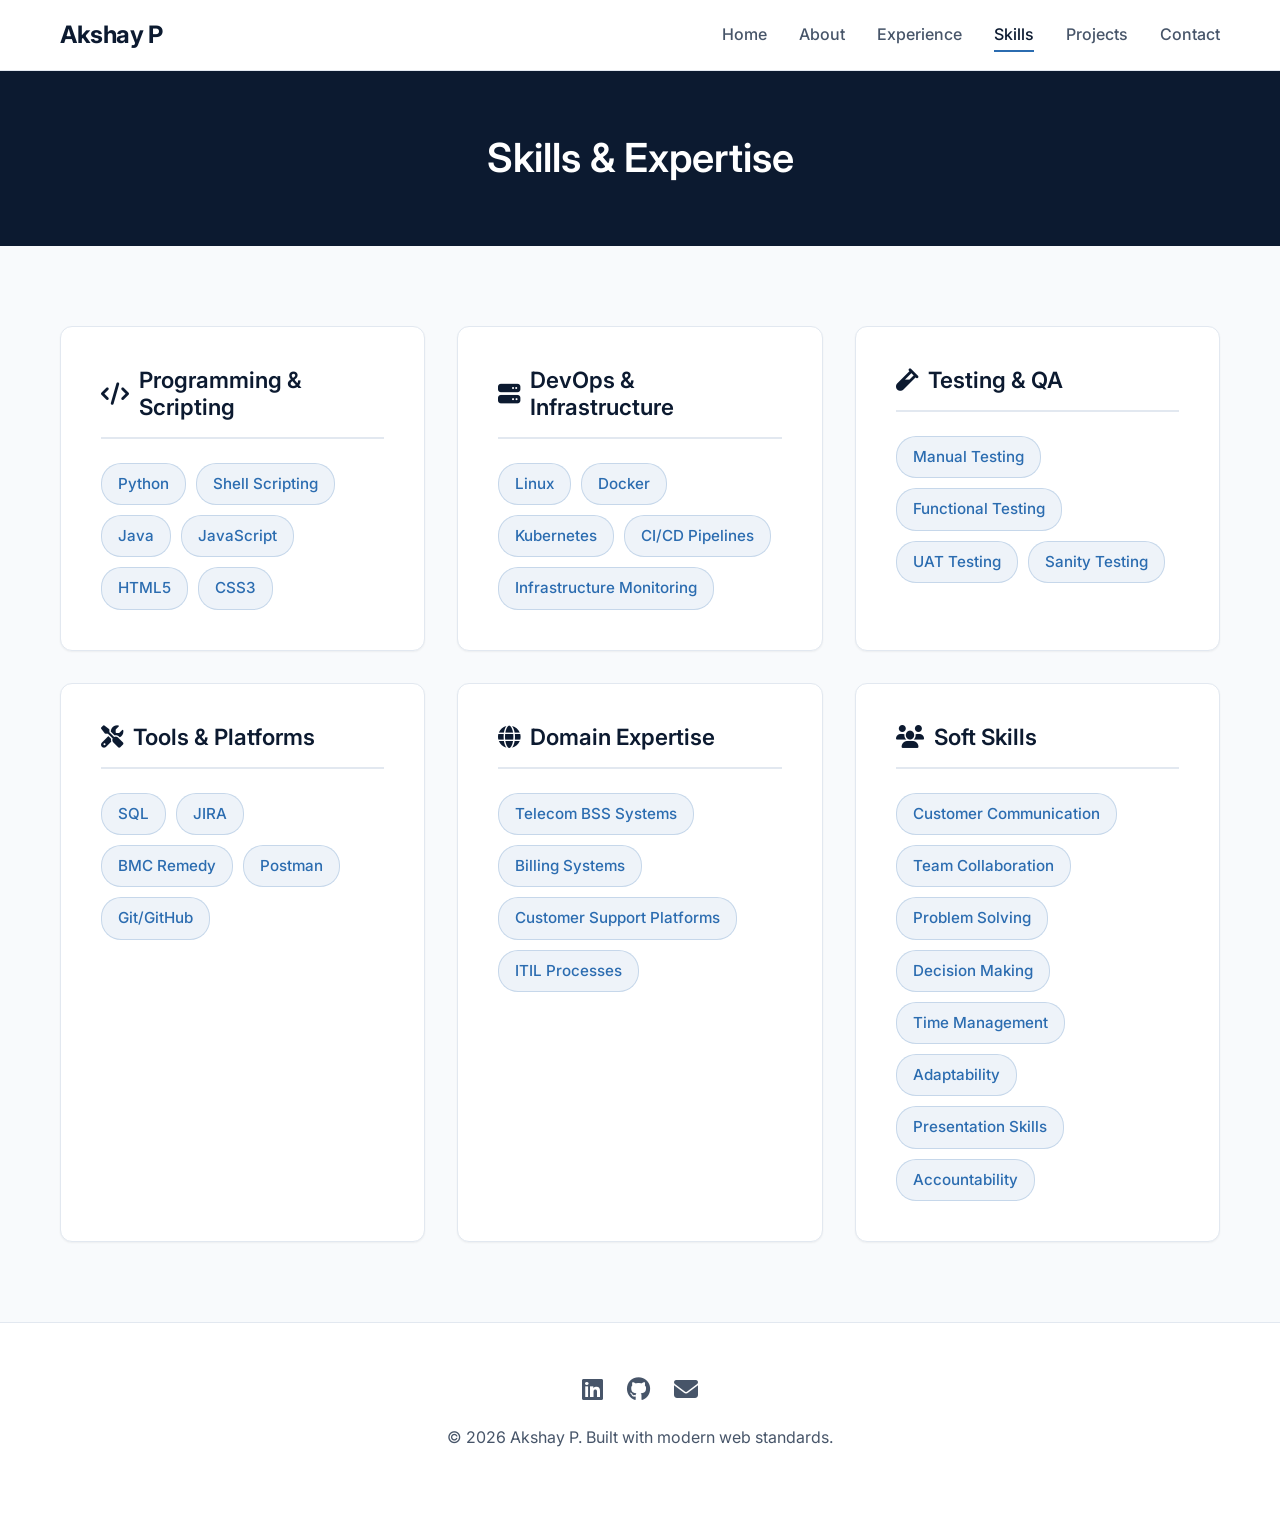
<file: Portfolio_website/skills.html>
<!DOCTYPE html>
<html lang="en">
<head>
  <meta charset="UTF-8">
  <meta name="viewport" content="width=device-width, initial-scale=1.0">
  <title>Skills | Akshay P</title>
  <meta name="description" content="Technical and Soft Skills of Akshay P.">
  <link rel="stylesheet" href="assets/css/style.css">
  <link rel="stylesheet" href="https://cdnjs.cloudflare.com/ajax/libs/font-awesome/6.4.0/css/all.min.css">
  <style>
    .page-header {
      background-color: var(--primary-color);
      color: #fff;
      padding: 4rem 0;
      text-align: center;
    }
    .page-header h1 {
      color: #fff;
      margin-bottom: 0;
    }

    .skills-section {
      padding: 5rem 0;
    }

    .skill-category {
      background: var(--bg-card);
      border-radius: 12px;
      padding: 2.5rem;
      border: 1px solid var(--border-color);
      box-shadow: var(--shadow-sm);
      height: 100%;
      transition: var(--transition);
    }
    .skill-category:hover {
      box-shadow: var(--shadow-lg);
      transform: translateY(-5px);
    }

    .skill-category h3 {
      font-size: 1.4rem;
      border-bottom: 2px solid var(--border-color);
      padding-bottom: 1rem;
      margin-bottom: 1.5rem;
      display: flex;
      align-items: center;
      gap: 10px;
    }

    .skill-tags {
      display: flex;
      flex-wrap: wrap;
      gap: 10px;
    }

    .skill-tag {
      background: rgba(43, 108, 176, 0.08);
      color: var(--accent-color);
      padding: 8px 16px;
      border-radius: 20px;
      font-size: 0.95rem;
      font-weight: 500;
      border: 1px solid rgba(43, 108, 176, 0.2);
      transition: var(--transition);
    }
    .skill-tag:hover {
      background: var(--accent-color);
      color: #fff;
    }

  </style>
</head>
<body>

  <!-- Navigation -->
  <nav class="navbar">
    <div class="container nav-container">
      <a href="index.html" class="logo">Akshay P</a>
      <div class="hamburger">
        <span></span>
        <span></span>
        <span></span>
      </div>
      <ul class="nav-menu">
        <li><a href="index.html" class="nav-link">Home</a></li>
        <li><a href="about.html" class="nav-link">About</a></li>
        <li><a href="experience.html" class="nav-link">Experience</a></li>
        <li><a href="skills.html" class="nav-link">Skills</a></li>
        <li><a href="projects.html" class="nav-link">Projects</a></li>
        <li><a href="contact.html" class="nav-link">Contact</a></li>
      </ul>
    </div>
  </nav>

  <!-- Page Header -->
  <header class="page-header">
    <div class="container">
      <h1 class="fade-in">Skills & Expertise</h1>
    </div>
  </header>

  <!-- Skills Content -->
  <section class="skills-section">
    <div class="container">
      
      <div class="grid grid-2">
        
        <!-- Programming and Scripting -->
        <div class="skill-category fade-in">
          <h3><i class="fas fa-code"></i> Programming & Scripting</h3>
          <div class="skill-tags">
            <span class="skill-tag">Python</span>
            <span class="skill-tag">Shell Scripting</span>
            <span class="skill-tag">Java</span>
            <span class="skill-tag">JavaScript</span>
            <span class="skill-tag">HTML5</span>
            <span class="skill-tag">CSS3</span>
          </div>
        </div>

        <!-- DevOps & Infrastructure -->
        <div class="skill-category fade-in">
          <h3><i class="fas fa-server"></i> DevOps & Infrastructure</h3>
          <div class="skill-tags">
            <span class="skill-tag">Linux</span>
            <span class="skill-tag">Docker</span>
            <span class="skill-tag">Kubernetes</span>
            <span class="skill-tag">CI/CD Pipelines</span>
            <span class="skill-tag">Infrastructure Monitoring</span>
          </div>
        </div>

        <!-- Testing and QA -->
        <div class="skill-category fade-in">
          <h3><i class="fas fa-vial"></i> Testing & QA</h3>
          <div class="skill-tags">
            <span class="skill-tag">Manual Testing</span>
            <span class="skill-tag">Functional Testing</span>
            <span class="skill-tag">UAT Testing</span>
            <span class="skill-tag">Sanity Testing</span>
          </div>
        </div>

        <!-- Tools & Platforms -->
        <div class="skill-category fade-in">
          <h3><i class="fas fa-tools"></i> Tools & Platforms</h3>
          <div class="skill-tags">
            <span class="skill-tag">SQL</span>
            <span class="skill-tag">JIRA</span>
            <span class="skill-tag">BMC Remedy</span>
            <span class="skill-tag">Postman</span>
            <span class="skill-tag">Git/GitHub</span>
          </div>
        </div>

        <!-- Domain Expertise -->
        <div class="skill-category fade-in">
          <h3><i class="fas fa-globe"></i> Domain Expertise</h3>
          <div class="skill-tags">
            <span class="skill-tag">Telecom BSS Systems</span>
            <span class="skill-tag">Billing Systems</span>
            <span class="skill-tag">Customer Support Platforms</span>
            <span class="skill-tag">ITIL Processes</span>
          </div>
        </div>

        <!-- Soft Skills -->
        <div class="skill-category fade-in">
          <h3><i class="fas fa-users"></i> Soft Skills</h3>
          <div class="skill-tags">
            <span class="skill-tag">Customer Communication</span>
            <span class="skill-tag">Team Collaboration</span>
            <span class="skill-tag">Problem Solving</span>
            <span class="skill-tag">Decision Making</span>
            <span class="skill-tag">Time Management</span>
            <span class="skill-tag">Adaptability</span>
            <span class="skill-tag">Presentation Skills</span>
            <span class="skill-tag">Accountability</span>
          </div>
        </div>

      </div>
    </div>
  </section>

  <!-- Footer -->
  <footer>
    <div class="container footer-content">
      <div class="social-links">
        <a href="https://www.linkedin.com/in/akshaypramodp" target="_blank" aria-label="LinkedIn"><i class="fab fa-linkedin"></i></a>
        <a href="https://github.com/akshaypramodp" target="_blank" aria-label="GitHub"><i class="fab fa-github"></i></a>
        <a href="mailto:akshaypramod107@gmail.com" aria-label="Email"><i class="fas fa-envelope"></i></a>
      </div>
      <p>&copy; 2026 Akshay P. Built with modern web standards.</p>
    </div>
  </footer>

  <script src="assets/js/main.js"></script>
</body>
</html>
</file>
<file: Portfolio_website/assets/css/style.css>
/* Google Fonts: Inter */
@import url('https://fonts.googleapis.com/css2?family=Inter:wght@300;400;500;600;700&display=swap');

/* CSS Variables for Light Theme */
:root {
  --primary-color: #0c1a30; 
  --secondary-color: #1a365d; 
  --accent-color: #2b6cb0;
  --text-primary: #1e293b;
  --text-secondary: #475569;
  --bg-main: #f8fafc;
  --bg-card: #ffffff;
  --border-color: #e2e8f0;
  
  --font-family: 'Inter', sans-serif;
  
  --shadow-sm: 0 1px 2px rgba(0,0,0,0.05);
  --shadow-md: 0 4px 6px -1px rgba(0,0,0,0.1), 0 2px 4px -1px rgba(0,0,0,0.06);
  --shadow-lg: 0 10px 15px -3px rgba(0,0,0,0.1), 0 4px 6px -2px rgba(0,0,0,0.05);
  
  --transition: all 0.3s cubic-bezier(0.4, 0, 0.2, 1);
}

/* Reset and Base Styles */
* {
  margin: 0;
  padding: 0;
  box-sizing: border-box;
}

html {
  scroll-behavior: smooth;
}

body {
  font-family: var(--font-family);
  background-color: var(--bg-main);
  color: var(--text-primary);
  line-height: 1.6;
  padding-top: 70px; /* Space for sticky nav */
}

a {
  text-decoration: none;
  color: var(--accent-color);
  transition: var(--transition);
}

a:hover {
  filter: brightness(1.2);
}

ul {
  list-style: none;
}

img {
  max-width: 100%;
  border-radius: 8px;
}

/* Container */
.container {
  max-width: 1200px;
  margin: 0 auto;
  padding: 0 20px;
}

/* Typography */
h1, h2, h3, h4, h5, h6 {
  font-weight: 600;
  line-height: 1.2;
  margin-bottom: 0.5em;
  color: var(--primary-color);
}

h1 { font-size: 2.5rem; }
h2 { font-size: 2rem; position: relative; padding-bottom: 0.5rem; margin-bottom: 1.5rem; }
h2::after {
  content: '';
  position: absolute;
  left: 0;
  bottom: 0;
  height: 3px;
  width: 50px;
  background-color: var(--accent-color);
  border-radius: 2px;
}
h3 { font-size: 1.5rem; }
p { margin-bottom: 1rem; color: var(--text-secondary); }

/* Navigation Area */
.navbar {
  position: fixed;
  top: 0;
  left: 0;
  width: 100%;
  background: rgba(255, 255, 255, 0.95);
  backdrop-filter: blur(10px);
  z-index: 1000;
  border-bottom: 1px solid var(--border-color);
  transition: var(--transition);
}

.nav-container {
  display: flex;
  justify-content: space-between;
  align-items: center;
  height: 70px;
}

.logo {
  font-size: 1.5rem;
  font-weight: 700;
  color: var(--primary-color);
  letter-spacing: -0.5px;
}

.nav-menu {
  display: flex;
  gap: 2rem;
}

.nav-link {
  color: var(--text-secondary);
  font-weight: 500;
  padding: 0.5rem 0;
  position: relative;
}

.nav-link::after {
  content: '';
  position: absolute;
  bottom: 0;
  left: 0;
  width: 0;
  height: 2px;
  background-color: var(--accent-color);
  transition: var(--transition);
}

.nav-link:hover::after,
.nav-link.active::after {
  width: 100%;
}

.nav-link:hover,
.nav-link.active {
  color: var(--primary-color);
}

/* Hamburger menu (Mobile) */
.hamburger {
  display: none;
  cursor: pointer;
  flex-direction: column;
  gap: 5px;
}
.hamburger span {
  display: block;
  width: 25px;
  height: 3px;
  background-color: var(--primary-color);
  transition: var(--transition);
}

/* Buttons */
.btn {
  display: inline-block;
  padding: 0.75rem 1.5rem;
  border-radius: 6px;
  font-weight: 500;
  text-align: center;
  cursor: pointer;
  border: none;
  transition: var(--transition);
}

.btn-primary {
  background-color: var(--accent-color);
  color: #fff;
}
.btn-primary:hover {
  background-color: var(--secondary-color);
  color: #fff;
  transform: translateY(-2px);
  box-shadow: var(--shadow-md);
}

.btn-secondary {
  background-color: transparent;
  color: var(--accent-color);
  border: 1px solid var(--accent-color);
}
.btn-secondary:hover {
  background-color: rgba(43, 108, 176, 0.05);
  transform: translateY(-2px);
}

/* Layout Utilities & Grids */
.grid {
  display: grid;
  gap: 2rem;
}
.grid-2 { grid-template-columns: repeat(auto-fit, minmax(300px, 1fr)); }
.grid-3 { grid-template-columns: repeat(auto-fit, minmax(250px, 1fr)); }

.flex-center {
  display: flex;
  justify-content: center;
  align-items: center;
}

/* Cards */
.card {
  background: var(--bg-card);
  border: 1px solid var(--border-color);
  border-radius: 12px;
  padding: 1.5rem;
  box-shadow: var(--shadow-sm);
  transition: var(--transition);
  height: 100%;
}

.card:hover {
  box-shadow: var(--shadow-lg);
  transform: translateY(-5px);
  border-color: rgba(43, 108, 176, 0.3);
}

.card-title {
  font-size: 1.2rem;
  margin-bottom: 0.5rem;
  color: var(--primary-color);
}

.card-subtitle {
  font-size: 0.9rem;
  color: var(--accent-color);
  margin-bottom: 1rem;
  font-weight: 500;
}

/* Sections */
section {
  padding: 5rem 0;
}

/* Footer */
footer {
  background-color: #fff;
  border-top: 1px solid var(--border-color);
  padding: 3rem 0;
  text-align: center;
  margin-top: auto;
}

.footer-content {
  display: flex;
  flex-direction: column;
  gap: 1rem;
  align-items: center;
}

.social-links {
  display: flex;
  gap: 1.5rem;
}

.social-links a {
  color: var(--text-secondary);
  font-size: 1.5rem;
}
.social-links a:hover {
  color: var(--accent-color);
  transform: scale(1.1);
}

/* Utilities */
.text-center { text-align: center; }
.mt-1 { margin-top: 1rem; } .mt-2 { margin-top: 2rem; } .mt-3 { margin-top: 3rem; }
.mb-1 { margin-bottom: 1rem; } .mb-2 { margin-bottom: 2rem; } .mb-3 { margin-bottom: 3rem; }

/* Animations */
.fade-in {
  opacity: 0;
  transform: translateY(20px);
  transition: opacity 0.6s ease-out, transform 0.6s ease-out;
}

.fade-in.is-visible {
  opacity: 1;
  transform: translateY(0);
}

/* Media Queries */
@media (max-width: 768px) {
  body { padding-top: 60px; }
  .nav-container { height: 60px; }
  h1 { font-size: 2rem; }
  
  .hamburger { display: flex; }
  
  .nav-menu {
    position: fixed;
    top: 60px;
    left: -100%;
    width: 100%;
    height: calc(100vh - 60px);
    background-color: var(--bg-card);
    flex-direction: column;
    align-items: center;
    justify-content: center;
    transition: 0.4s ease;
    gap: 3rem;
  }
  
  .nav-menu.active {
    left: 0;
  }
}
</file>
